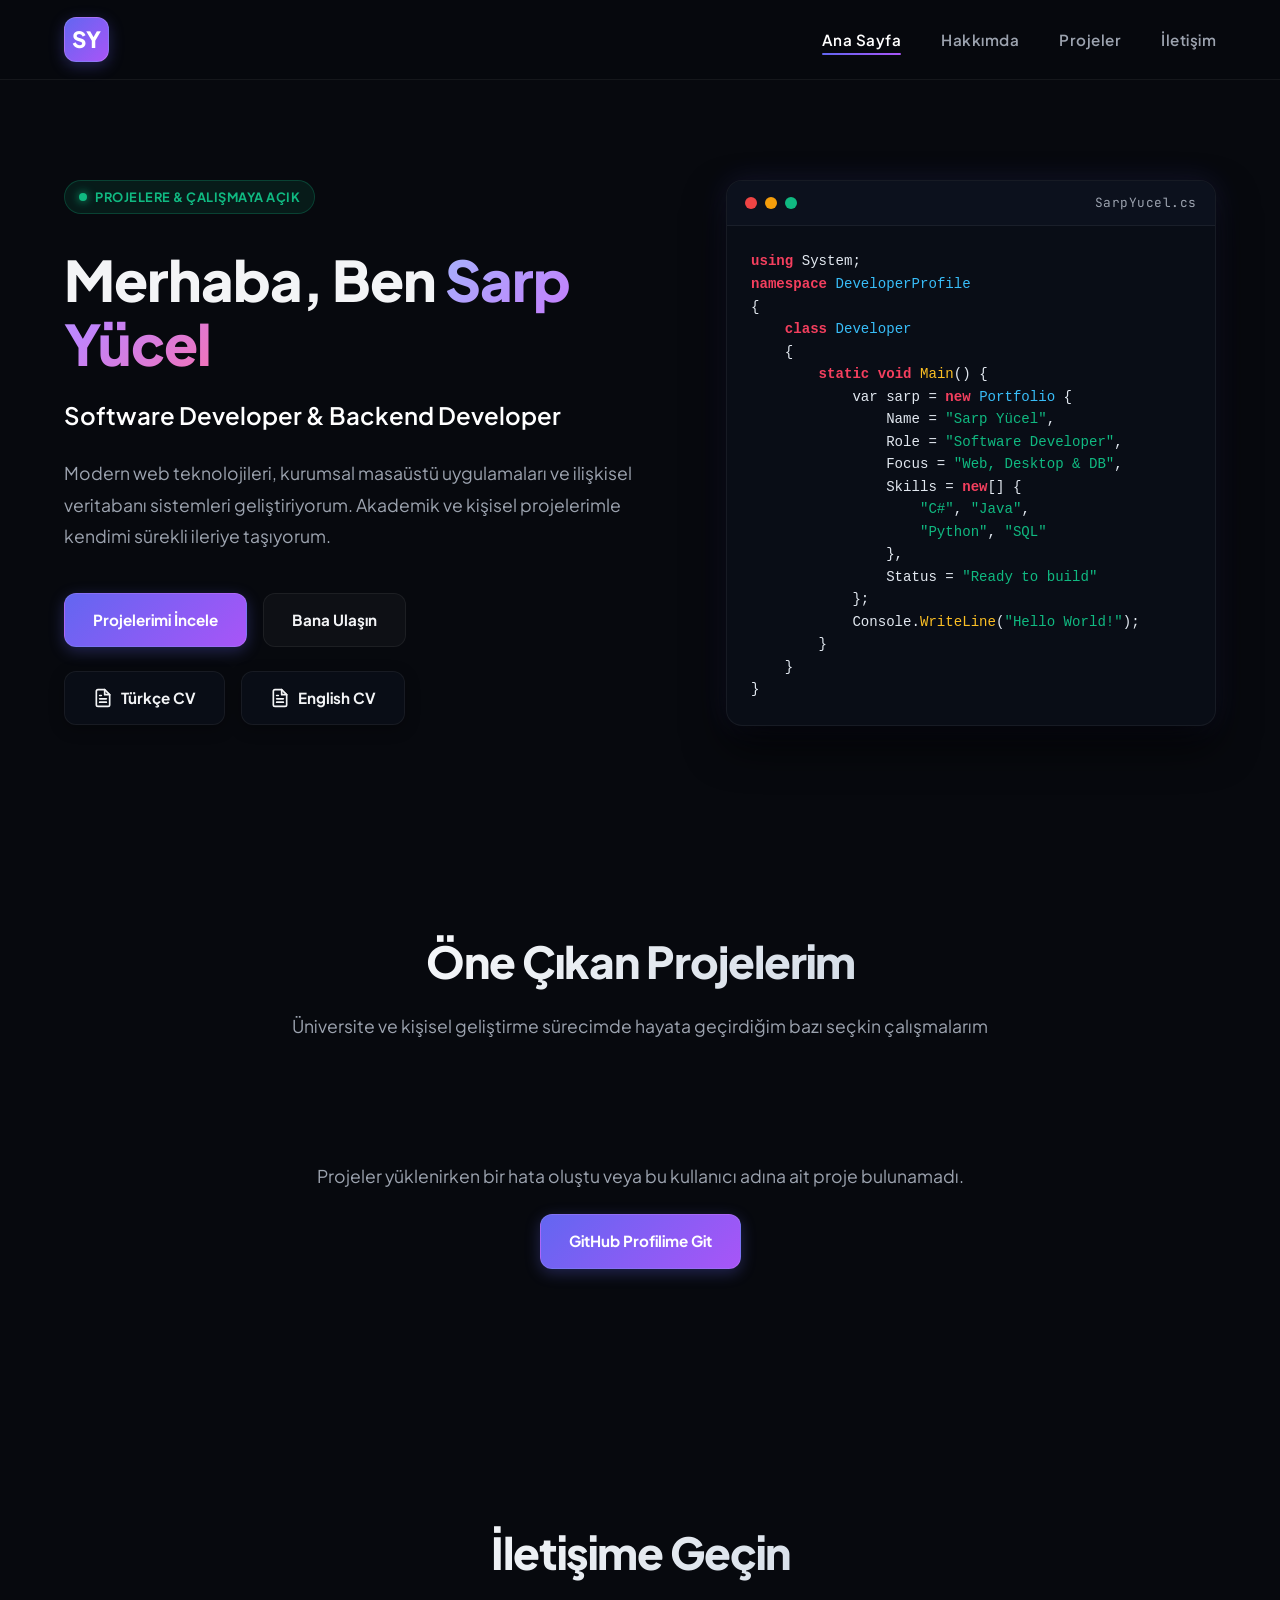
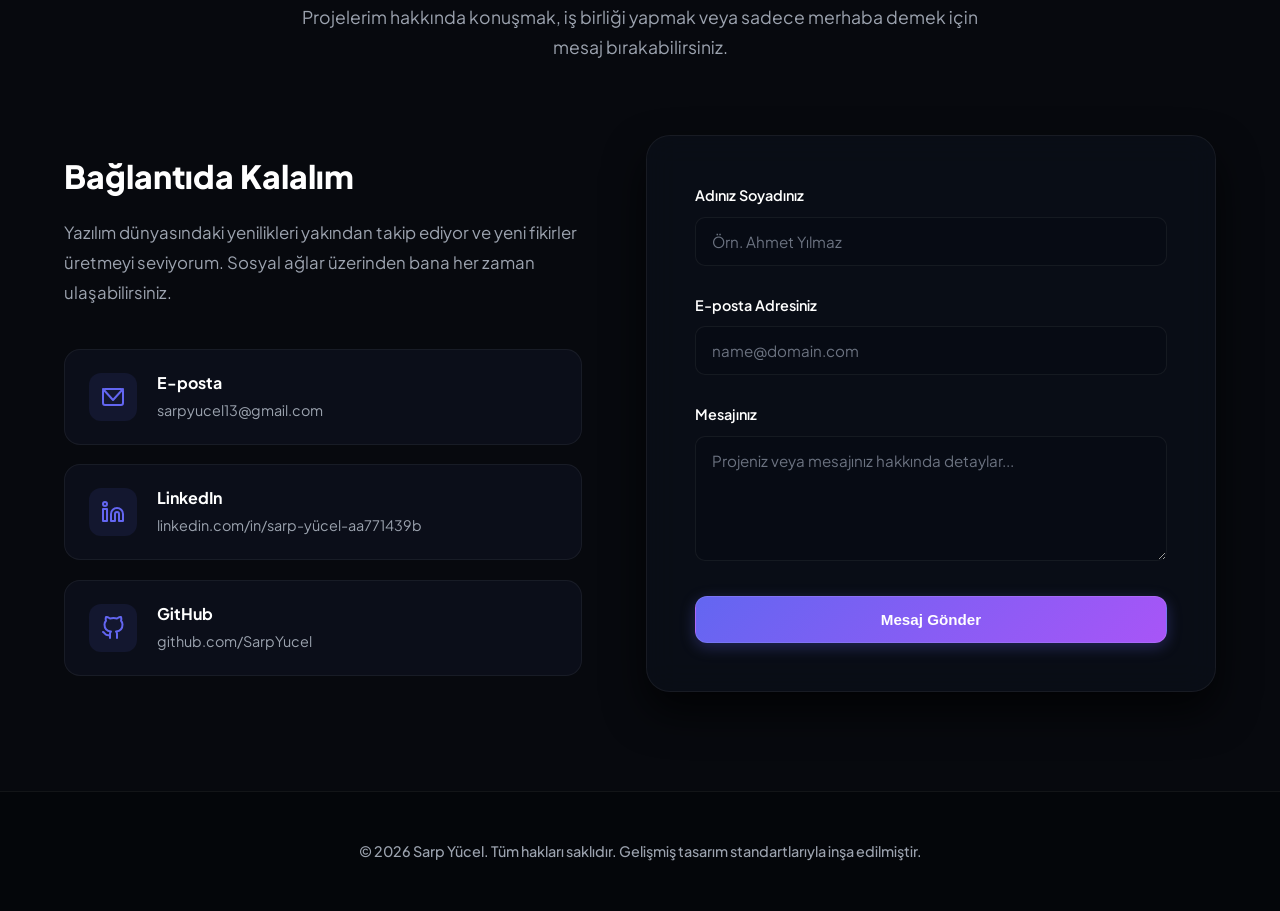
<file: index.html>
<!DOCTYPE html>
<html lang="tr">

<head>
    <meta charset="UTF-8">
    <meta name="viewport" content="width=device-width, initial-scale=1.0">
    <title>Sarp Yücel - Yazılım Geliştirici Portfolyo</title>
    <meta name="description"
        content="Sarp Yücel'in kişisel yazılım portfolyosu. C#, SQL Server, PHP ve modern web teknolojileri üzerine geliştirdiğim projeler.">
    <!-- Google Fonts -->
    <link rel="preconnect" href="https://fonts.googleapis.com">
    <link rel="preconnect" href="https://fonts.gstatic.com" crossorigin>
    <link
        href="https://fonts.googleapis.com/css2?family=Plus+Jakarta+Sans:wght@300;400;500;600;700;800&family=JetBrains+Mono:wght@400;500;600&display=swap"
        rel="stylesheet">
    <link rel="stylesheet" href="style.css">
</head>

<body>

    <!-- Floating Glow Blobs -->
    <div class="glow-bg">
        <div class="blob blob-1"></div>
        <div class="blob blob-2"></div>
        <div class="blob blob-3"></div>
    </div>

    <!-- Navigation Bar -->
    <nav class="navbar">
        <div class="container">
            <a href="index.html" class="logo">
                <span>SY</span>
            </a>
            <input type="checkbox" id="menu-toggle" class="menu-toggle">
            <label for="menu-toggle" class="hamburger">
                <span></span>
                <span></span>
                <span></span>
            </label>
            <ul class="nav-menu">
                <li><a href="index.html" class="active">Ana Sayfa</a></li>
                <li><a href="hakkimizda.html">Hakkımda</a></li>
                <li><a href="#projeler">Projeler</a></li>
                <li><a href="#iletisim">İletişim</a></li>
            </ul>
        </div>
    </nav>

    <!-- Hero Section -->
    <section class="hero">
        <div class="container hero-grid">
            <div class="hero-content">
                <div class="status-badge">
                    <span class="pulse-dot"></span>
                    <span>Projelere &amp; Çalışmaya Açık</span>
                </div>
                <h1>Merhaba, Ben <span class="gradient-text">Sarp Yücel</span></h1>
                <p class="hero-subtitle">Software Developer &amp; Backend Developer </p>
                <p class="hero-description">
                    Modern web teknolojileri, kurumsal masaüstü uygulamaları ve ilişkisel veritabanı sistemleri
                    geliştiriyorum. Akademik ve kişisel projelerimle kendimi sürekli ileriye taşıyorum.
                </p>
                <div class="hero-buttons">
                    <a href="#projeler" class="btn btn-primary">Projelerimi İncele</a>
                    <a href="#iletisim" class="btn btn-secondary">Bana Ulaşın</a>
                </div>
                <div class="cv-buttons">
                    <a href="Sarp_Yucel_CV_TR_Netlify.pdf" target="_blank" class="btn btn-cv">
                        <svg width="20" height="20" viewBox="0 0 24 24" fill="none" stroke="currentColor"
                            stroke-width="2" stroke-linecap="round" stroke-linejoin="round" style="margin-right: 8px;">
                            <path d="M14 2H6a2 2 0 0 0-2 2v16a2 2 0 0 0 2 2h12a2 2 0 0 0 2-2V8z"></path>
                            <polyline points="14 2 14 8 20 8"></polyline>
                            <line x1="16" y1="13" x2="8" y2="13"></line>
                            <line x1="16" y1="17" x2="8" y2="17"></line>
                            <polyline points="10 9 9 9 8 9"></polyline>
                        </svg>
                        Türkçe CV
                    </a>
                    <a href="Sarp_Yucel_CV_EN_Netlify.pdf" target="_blank" class="btn btn-cv">
                        <svg width="20" height="20" viewBox="0 0 24 24" fill="none" stroke="currentColor"
                            stroke-width="2" stroke-linecap="round" stroke-linejoin="round" style="margin-right: 8px;">
                            <path d="M14 2H6a2 2 0 0 0-2 2v16a2 2 0 0 0 2 2h12a2 2 0 0 0 2-2V8z"></path>
                            <polyline points="14 2 14 8 20 8"></polyline>
                            <line x1="16" y1="13" x2="8" y2="13"></line>
                            <line x1="16" y1="17" x2="8" y2="17"></line>
                            <polyline points="10 9 9 9 8 9"></polyline>
                        </svg>
                        English CV
                    </a>
                </div>
            </div>

            <!-- Sleek Mock IDE Terminal -->
            <div class="hero-visual">
                <div class="terminal-window">
                    <div class="terminal-header">
                        <div class="terminal-btn close"></div>
                        <div class="terminal-btn minimize"></div>
                        <div class="terminal-btn maximize"></div>
                        <span class="terminal-title">SarpYucel.cs</span>
                    </div>
                    <div class="terminal-body">
                        <pre><code><span class="t-keyword">using</span> System;
<span class="t-keyword">namespace</span> <span class="t-type">DeveloperProfile</span>
{
    <span class="t-keyword">class</span> <span class="t-type">Developer</span>
    {
        <span class="t-keyword">static void</span> <span class="t-method">Main</span>() {
            var sarp = <span class="t-keyword">new</span> <span class="t-type">Portfolio</span> {
                Name = <span class="t-string">"Sarp Yücel"</span>,
                Role = <span class="t-string">"Software Developer"</span>,
                Focus = <span class="t-string">"Web, Desktop &amp; DB"</span>,
                Skills = <span class="t-keyword">new</span>[] {
                    <span class="t-string">"C#"</span>, <span class="t-string">"Java"</span>, 
                    <span class="t-string">"Python"</span>, <span class="t-string">"SQL"</span>
                },
                Status = <span class="t-string">"Ready to build"</span>
            };
            Console.<span class="t-method">WriteLine</span>(<span class="t-string">"Hello World!"</span>);
        }
    }
}</code></pre>
                    </div>
                </div>
            </div>
        </div>
    </section>

    <!-- Projects Section -->
    <section id="projeler" class="projects-section">
        <div class="container">
            <div class="section-header">
                <h2 class="section-title">Öne Çıkan Projelerim</h2>
                <p class="section-subtitle">Üniversite ve kişisel geliştirme sürecimde hayata geçirdiğim bazı seçkin
                    çalışmalarım</p>
            </div>

            <div id="github-projects-container" class="projects-grid">
                <div style="text-align: center; grid-column: 1 / -1; padding: 4rem 2rem;">
                    <div class="pulse-dot" style="display: inline-block; margin-bottom: 1rem;"></div>
                    <p style="color: var(--text-secondary); font-size: 1.1rem;">GitHub projeleri yükleniyor...</p>
                </div>
            </div>
        </div>
    </section>

    <!-- Contact Section -->
    <section id="iletisim" class="contact-section">
        <div class="container">
            <div class="section-header">
                <h2 class="section-title">İletişime Geçin</h2>
                <p class="section-subtitle">Projelerim hakkında konuşmak, iş birliği yapmak veya sadece merhaba demek
                    için mesaj bırakabilirsiniz.</p>
            </div>

            <div class="contact-content">
                <div class="contact-info">
                    <h3>Bağlantıda Kalalım</h3>
                    <p>Yazılım dünyasındaki yenilikleri yakından takip ediyor ve yeni fikirler üretmeyi seviyorum.
                        Sosyal ağlar üzerinden bana her zaman ulaşabilirsiniz.</p>

                    <div class="contact-details">
                        <a href="mailto:sarpyucel13@gmail.com" class="contact-item">
                            <span class="contact-icon">
                                <svg width="24" height="24" viewBox="0 0 24 24" fill="none" stroke="currentColor"
                                    stroke-width="2" stroke-linecap="round" stroke-linejoin="round">
                                    <rect x="2" y="4" width="20" height="16" rx="2"></rect>
                                    <path d="M22 4l-10 11L2 4"></path>
                                </svg>
                            </span>
                            <div>
                                <strong>E-posta</strong>
                                <p>sarpyucel13@gmail.com</p>
                            </div>
                        </a>

                        <a href="https://linkedin.com/in/sarp-yücel-aa771439b" target="_blank" class="contact-item">
                            <span class="contact-icon">
                                <svg width="24" height="24" viewBox="0 0 24 24" fill="none" stroke="currentColor"
                                    stroke-width="2" stroke-linecap="round" stroke-linejoin="round">
                                    <path
                                        d="M16 8a6 6 0 0 1 6 6v7h-4v-7a2 2 0 0 0-2-2 2 2 0 0 0-2 2v7h-4v-7a6 6 0 0 1 6-6z">
                                    </path>
                                    <rect x="2" y="9" width="4" height="12"></rect>
                                    <circle cx="4" cy="4" r="2"></circle>
                                </svg>
                            </span>
                            <div>
                                <strong>LinkedIn</strong>
                                <p>linkedin.com/in/sarp-yücel-aa771439b</p>
                            </div>
                        </a>


                        <a href="https://github.com/SarpYucel" target="_blank" class="contact-item">
                            <span class="contact-icon">
                                <svg width="24" height="24" viewBox="0 0 24 24" fill="none" stroke="currentColor"
                                    stroke-width="2" stroke-linecap="round" stroke-linejoin="round">
                                    <path
                                        d="M9 19c-5 1.5-5-2.5-7-3m14 6v-3.87a3.37 3.37 0 0 0-.94-2.61c3.14-.35 6.44-1.54 6.44-7A5.44 5.44 0 0 0 20 4.77 5.07 5.07 0 0 0 19.91 1S18.73.65 16 2.48a13.38 13.38 0 0 0-7 0C6.27.65 5.09 1 5.09 1A5.07 5.07 0 0 0 5 4.77a5.44 5.44 0 0 0-1.5 3.78c0 5.42 3.3 6.61 6.44 7A3.37 3.37 0 0 0 9 18.13V22">
                                    </path>
                                </svg>
                            </span>
                            <div>
                                <strong>GitHub</strong>
                                <p>github.com/SarpYucel</p>
                            </div>
                        </a>
                    </div>
                </div>

                <div class="contact-form-wrapper">
                    <form class="glass-form" action="#"
                        onsubmit="event.preventDefault(); alert('Mesajınız başarıyla iletildi (Demo)!');">
                        <div class="form-group">
                            <label for="name">Adınız Soyadınız</label>
                            <input type="text" id="name" name="name" required placeholder="Örn. Ahmet Yılmaz">
                        </div>
                        <div class="form-group">
                            <label for="email">E-posta Adresiniz</label>
                            <input type="email" id="email" name="email" required placeholder="name@domain.com">
                        </div>
                        <div class="form-group">
                            <label for="message">Mesajınız</label>
                            <textarea id="message" name="message" rows="5" required
                                placeholder="Projeniz veya mesajınız hakkında detaylar..."></textarea>
                        </div>
                        <button type="submit" class="btn btn-primary btn-block">Mesaj Gönder</button>
                    </form>
                </div>
            </div>
        </div>
    </section>

    <!-- Footer -->
    <footer class="footer">
        <div class="container">
            <p>&copy; 2026 Sarp Yücel. Tüm hakları saklıdır. Gelişmiş tasarım standartlarıyla inşa edilmiştir.</p>
        </div>
    </footer>

    <!-- Fetch GitHub Projects Script -->
    <script>
        document.addEventListener('DOMContentLoaded', async () => {
            // Mobil menü linklerine tıklandığında menüyü otomatik kapatma
            const menuToggle = document.getElementById('menu-toggle');
            const navLinks = document.querySelectorAll('.nav-menu a');
            navLinks.forEach(link => {
                link.addEventListener('click', () => {
                    if (menuToggle) menuToggle.checked = false;
                });
            });

            // LÜTFEN DİKKAT: Eğer GitHub kullanıcı adınız farklıysa aşağıdaki satırı güncelleyin.
            const GITHUB_USERNAME = 'SarpYucel';

            const container = document.getElementById('github-projects-container');

            try {
                // GitHub API'den kullanıcı projelerini çekiyoruz (en son güncellenenlere göre sıralı)
                const response = await fetch(`https://api.github.com/users/${GITHUB_USERNAME}/repos?sort=updated&direction=desc`);

                if (!response.ok) {
                    throw new Error('Projeler yüklenemedi');
                }

                const repos = await response.json();

                // Sadece fork olmayan, ana projelerin ilk 6'sını alıyoruz
                const publicRepos = repos.filter(repo => !repo.fork).slice(0, 6);

                if (publicRepos.length === 0) {
                    container.innerHTML = `
                        <div style="grid-column: 1/-1; text-align:center; padding: 3rem;">
                            <p style="color: var(--text-secondary); margin-bottom: 1.5rem; font-size: 1.1rem;">Şu an gösterilecek açık proje bulunamadı.</p>
                            <a href="https://github.com/${GITHUB_USERNAME}" target="_blank" class="btn btn-primary">GitHub Profilime Git</a>
                        </div>
                    `;
                    return;
                }

                container.innerHTML = ''; // Yükleniyor yazısını temizle

                publicRepos.forEach(repo => {
                    const card = document.createElement('article');
                    card.className = 'project-card';
                    card.style.cursor = 'pointer';
                    card.onclick = () => window.open(repo.html_url, '_blank');

                    const language = repo.language || 'Code';
                    const description = repo.description || 'Bu proje için henüz bir açıklama eklenmemiş.';
                    const date = new Date(repo.updated_at).toLocaleDateString('tr-TR', { year: 'numeric', month: 'short' });

                    card.innerHTML = `
                        <div class="project-content" style="display: flex; flex-direction: column; height: 100%;">
                            <div style="display: flex; justify-content: space-between; align-items: start; margin-bottom: 1rem;">
                                <div class="project-icon" style="background: rgba(99, 102, 241, 0.1); padding: 12px; border-radius: 12px; color: var(--primary-color);">
                                    <svg width="24" height="24" viewBox="0 0 24 24" fill="none" stroke="currentColor" stroke-width="2" stroke-linecap="round" stroke-linejoin="round"><path d="M2 12h4l3-9 5 18 3-9h5"/></svg>
                                </div>
                                <span class="project-tag" style="position: static; font-size: 0.75rem;">${language}</span>
                            </div>
                            <h3 style="font-size: 1.35rem; margin-bottom: 0.75rem; color: #fff;">${repo.name}</h3>
                            <p style="font-size: 0.95rem; margin-bottom: 1.5rem; color: var(--text-secondary); flex-grow: 1;">${description}</p>
                            
                            <div style="display: flex; justify-content: space-between; align-items: center; border-top: 1px solid var(--border-glass); padding-top: 1rem; margin-top: auto;">
                                <span style="font-size: 0.8rem; color: var(--text-secondary); font-family: var(--font-mono);">Güncelleme: ${date}</span>
                                <div style="display: flex; gap: 15px; color: var(--text-secondary);">
                                    <span style="display: flex; align-items: center; gap: 5px; font-size: 0.85rem;">
                                        <svg width="14" height="14" viewBox="0 0 24 24" fill="none" stroke="currentColor" stroke-width="2"><path d="M12 2l3.09 6.26L22 9.27l-5 4.87 1.18 6.88L12 17.77l-6.18 3.25L7 14.14 2 9.27l6.91-1.01L12 2z"></path></svg>
                                        ${repo.stargazers_count}
                                    </span>
                                    <span style="display: flex; align-items: center; gap: 5px; font-size: 0.85rem;">
                                        <svg width="14" height="14" viewBox="0 0 24 24" fill="none" stroke="currentColor" stroke-width="2"><circle cx="18" cy="18" r="3"></circle><circle cx="6" cy="6" r="3"></circle><path d="M13 6h3a2 2 0 0 1 2 2v7"></path><line x1="6" y1="9" x2="6" y2="21"></line></svg>
                                        ${repo.forks_count}
                                    </span>
                                </div>
                            </div>
                        </div>
                    `;
                    container.appendChild(card);

                    // Yeni eklenen karta reveal class'ı ekle ve observe et
                    if (window.revealObserver) {
                        card.classList.add('reveal-on-scroll');
                        window.revealObserver.observe(card);
                    }
                });

            } catch (error) {
                container.innerHTML = `
                    <div style="grid-column: 1/-1; text-align:center; padding: 3rem;">
                        <p style="color: var(--text-secondary); margin-bottom: 1.5rem; font-size: 1.1rem;">Projeler yüklenirken bir hata oluştu veya bu kullanıcı adına ait proje bulunamadı.</p>
                        <a href="https://github.com/${GITHUB_USERNAME}" target="_blank" class="btn btn-primary">GitHub Profilime Git</a>
                    </div>
                `;
                console.error('GitHub API Hatası:', error);
            }

            // --- 3D Scroll Reveal Animasyonu ---
            const revealOptions = {
                threshold: 0.15,
                rootMargin: "0px 0px -50px 0px"
            };

            const revealOnScroll = new IntersectionObserver(function (entries, observer) {
                entries.forEach(entry => {
                    if (entry.isIntersecting) {
                        entry.target.classList.add('is-visible');
                    }
                });
            }, revealOptions);

            window.revealObserver = revealOnScroll;

            // Statik elementleri bul ve observe et
            const revealElements = document.querySelectorAll('.section-header, .contact-item, .glass-form, .hero-content > *, .terminal-window');
            revealElements.forEach((el, index) => {
                el.classList.add('reveal-on-scroll');
                // Hafif bir gecikme ekleyerek sırayla gelmelerini sağlayalım (opsiyonel)
                el.style.transitionDelay = `${(index % 4) * 0.12}s`;
                revealOnScroll.observe(el);
            });
        });
    </script>
</body>

</html>
</file>
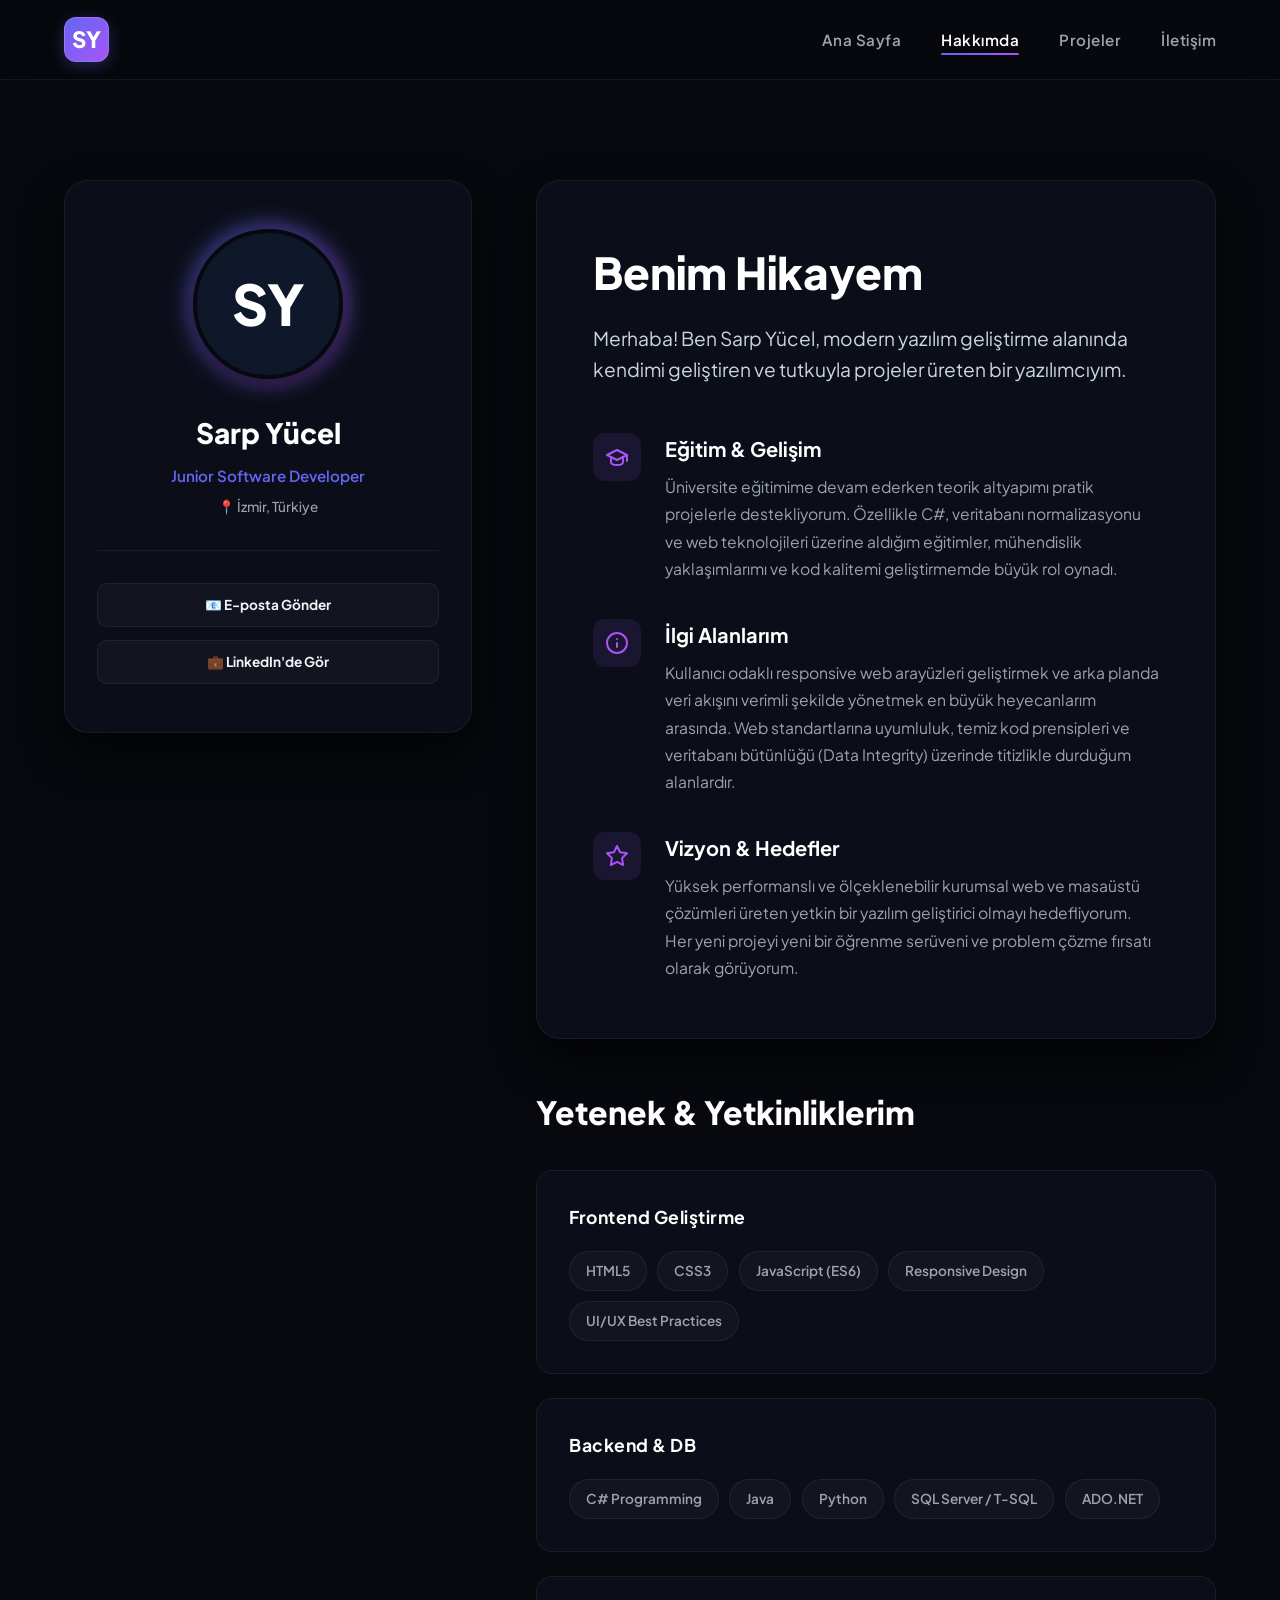
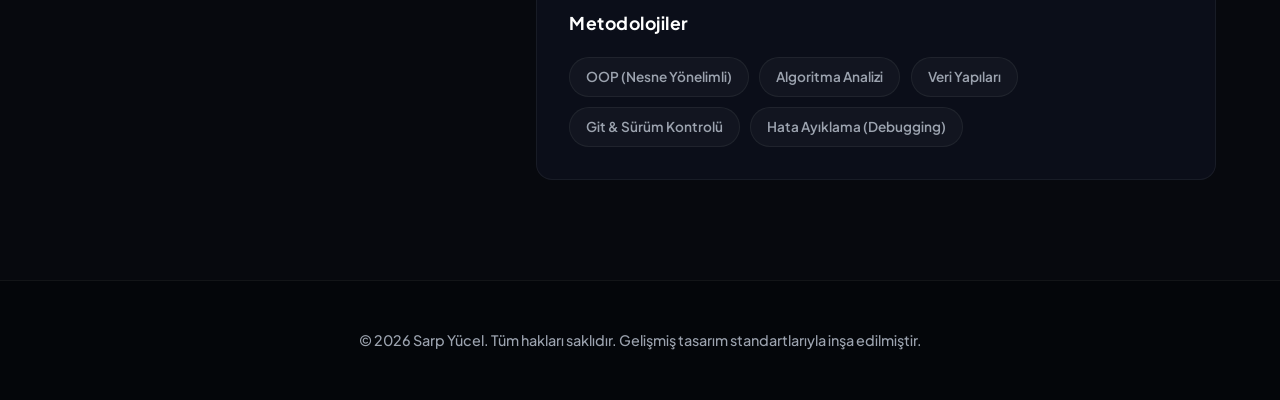
<file: hakkimizda.html>
<!DOCTYPE html>
<html lang="tr">
<head>
    <meta charset="UTF-8">
    <meta name="viewport" content="width=device-width, initial-scale=1.0">
    <title>Hakkımda - Sarp Yücel</title>
    <meta name="description" content="Sarp Yücel hakkında detaylı bilgi. Eğitim geçmişim, hedeflerim, ilgi alanlarım ve yazılım yeteneklerim.">
    <!-- Google Fonts -->
    <link rel="preconnect" href="https://fonts.googleapis.com">
    <link rel="preconnect" href="https://fonts.gstatic.com" crossorigin>
    <link href="https://fonts.googleapis.com/css2?family=Plus+Jakarta+Sans:wght@300;400;500;600;700;800&family=JetBrains+Mono:wght@400;500;600&display=swap" rel="stylesheet">
    <link rel="stylesheet" href="style.css">
</head>
<body>

    <!-- Floating Glow Blobs -->
    <div class="glow-bg">
        <div class="blob blob-1"></div>
        <div class="blob blob-2"></div>
        <div class="blob blob-3"></div>
    </div>

    <!-- Navigation Bar -->
    <nav class="navbar">
        <div class="container">
            <a href="index.html" class="logo">
                <span>SY</span>
            </a>
            <input type="checkbox" id="menu-toggle" class="menu-toggle">
            <label for="menu-toggle" class="hamburger">
                <span></span>
                <span></span>
                <span></span>
            </label>
            <ul class="nav-menu">
                <li><a href="index.html">Ana Sayfa</a></li>
                <li><a href="hakkimizda.html" class="active">Hakkımda</a></li>
                <li><a href="index.html#projeler">Projeler</a></li>
                <li><a href="index.html#iletisim">İletişim</a></li>
            </ul>
        </div>
    </nav>

    <!-- About Section -->
    <section class="about-section">
        <div class="container">
            <div class="about-grid">
                <!-- Left: Profile and Core Skills overview -->
                <div class="about-aside">
                    <div class="profile-card">
                        <div class="profile-avatar-wrapper">
                            <div class="profile-avatar-glow"></div>
                            <div class="profile-avatar">SY</div>
                        </div>
                        <h2>Sarp Yücel</h2>
                        <p class="profile-tagline">Junior Software Developer</p>
                        <p class="profile-location">📍 İzmir, Türkiye</p>
                        <hr class="profile-divider">
                        <div class="profile-quick-links">
                            <a href="mailto:sarpyucel13@gmail.com" class="quick-link-btn">📧 E-posta Gönder</a>
                            <a href="https://linkedin.com/in/sarp-yücel-aa771439b" target="_blank" class="quick-link-btn">💼 LinkedIn'de Gör</a>
                        </div>
                    </div>
                </div>

                <!-- Right: Extended Biography and Detailed Skills Grid -->
                <div class="about-main">
                    <div class="about-card glass">
                        <h1>Benim Hikayem</h1>
                        <p class="lead">Merhaba! Ben Sarp Yücel, modern yazılım geliştirme alanında kendimi geliştiren ve tutkuyla projeler üreten bir yazılımcıyım.</p>
                        
                        <div class="bio-block">
                            <div class="bio-icon">
                                <svg width="24" height="24" viewBox="0 0 24 24" fill="none" stroke="currentColor" stroke-width="2" stroke-linecap="round" stroke-linejoin="round"><path d="M22 10v6M2 10l10-5 10 5-10 5z"></path><path d="M6 12v5c0 2 2 3 6 3s6-1 6-3v-5"></path></svg>
                            </div>
                            <div class="bio-text">
                                <h3>Eğitim &amp; Gelişim</h3>
                                <p>Üniversite eğitimime devam ederken teorik altyapımı pratik projelerle destekliyorum. Özellikle C#, veritabanı normalizasyonu ve web teknolojileri üzerine aldığım eğitimler, mühendislik yaklaşımlarımı ve kod kalitemi geliştirmemde büyük rol oynadı.</p>
                            </div>
                        </div>

                        <div class="bio-block">
                            <div class="bio-icon">
                                <svg width="24" height="24" viewBox="0 0 24 24" fill="none" stroke="currentColor" stroke-width="2" stroke-linecap="round" stroke-linejoin="round"><circle cx="12" cy="12" r="10"></circle><path d="M12 16V12M12 8h.01"></path></svg>
                            </div>
                            <div class="bio-text">
                                <h3>İlgi Alanlarım</h3>
                                <p>Kullanıcı odaklı responsive web arayüzleri geliştirmek ve arka planda veri akışını verimli şekilde yönetmek en büyük heyecanlarım arasında. Web standartlarına uyumluluk, temiz kod prensipleri ve veritabanı bütünlüğü (Data Integrity) üzerinde titizlikle durduğum alanlardır.</p>
                            </div>
                        </div>

                        <div class="bio-block">
                            <div class="bio-icon">
                                <svg width="24" height="24" viewBox="0 0 24 24" fill="none" stroke="currentColor" stroke-width="2" stroke-linecap="round" stroke-linejoin="round"><polygon points="12 2 15.09 8.26 22 9.27 17 14.14 18.18 21.02 12 17.77 5.82 21.02 7 14.14 2 9.27 8.91 8.26 12 2"></polygon></svg>
                            </div>
                            <div class="bio-text">
                                <h3>Vizyon &amp; Hedefler</h3>
                                <p>Yüksek performanslı ve ölçeklenebilir kurumsal web ve masaüstü çözümleri üreten yetkin bir yazılım geliştirici olmayı hedefliyorum. Her yeni projeyi yeni bir öğrenme serüveni ve problem çözme fırsatı olarak görüyorum.</p>
                            </div>
                        </div>
                    </div>

                    <!-- Skills Matrix Section -->
                    <div class="skills-section-wrapper">
                        <h2>Yetenek &amp; Yetkinliklerim</h2>
                        <div class="skills-grid">
                            <!-- Category 1 -->
                            <div class="skills-category-card glass">
                                <h4>Frontend Geliştirme</h4>
                                <div class="skill-pills">
                                    <span class="skill-badge">HTML5</span>
                                    <span class="skill-badge">CSS3</span>
                                    <span class="skill-badge">JavaScript (ES6)</span>
                                    <span class="skill-badge">Responsive Design</span>
                                    <span class="skill-badge">UI/UX Best Practices</span>
                                </div>
                            </div>
                            <!-- Category 2 -->
                            <div class="skills-category-card glass">
                                <h4>Backend &amp; DB</h4>
                                <div class="skill-pills">
                                    <span class="skill-badge">C# Programming</span>
                                    <span class="skill-badge">Java</span>
                                    <span class="skill-badge">Python</span>
                                    <span class="skill-badge">SQL Server / T-SQL</span>
                                    <span class="skill-badge">ADO.NET</span>
                                </div>
                            </div>
                            <!-- Category 3 -->
                            <div class="skills-category-card glass">
                                <h4>Metodolojiler</h4>
                                <div class="skill-pills">
                                    <span class="skill-badge">OOP (Nesne Yönelimli)</span>
                                    <span class="skill-badge">Algoritma Analizi</span>
                                    <span class="skill-badge">Veri Yapıları</span>
                                    <span class="skill-badge">Git &amp; Sürüm Kontrolü</span>
                                    <span class="skill-badge">Hata Ayıklama (Debugging)</span>
                                </div>
                            </div>
                        </div>
                    </div>
                </div>
            </div>
        </div>
    </section>

    <!-- Footer -->
    <footer class="footer">
        <div class="container">
            <p>&copy; 2026 Sarp Yücel. Tüm hakları saklıdır. Gelişmiş tasarım standartlarıyla inşa edilmiştir.</p>
        </div>
    </footer>

    <!-- 3D Scroll Reveal Animasyonu -->
    <script>
        document.addEventListener('DOMContentLoaded', () => {
            // Mobil menü linklerine tıklandığında menüyü otomatik kapatma
            const menuToggle = document.getElementById('menu-toggle');
            const navLinks = document.querySelectorAll('.nav-menu a');
            navLinks.forEach(link => {
                link.addEventListener('click', () => {
                    if (menuToggle) menuToggle.checked = false;
                });
            });

            const revealOptions = {
                threshold: 0.15,
                rootMargin: "0px 0px -50px 0px"
            };

            const revealOnScroll = new IntersectionObserver(function(entries, observer) {
                entries.forEach(entry => {
                    if (entry.isIntersecting) {
                        entry.target.classList.add('is-visible');
                    }
                });
            }, revealOptions);

            // Hakkımızda sayfasındaki animasyon alacak elementler (Düzeltildi)
            const revealElements = document.querySelectorAll('.section-header, .profile-card, .about-card, .skills-category-card');
            
            revealElements.forEach((el, index) => {
                el.classList.add('reveal-on-scroll');
                el.style.transitionDelay = `${(index % 3) * 0.15}s`;
                revealOnScroll.observe(el);
            });
        });
    </script>
</body>
</html>
</file>
<file: style.css>
/* -------------------------------------------------------------
   SARP YÜCEL - PROFESSIONAL DEVELOPER PORTFOLIO REDESIGN SYSTEM
   Theme: Obsidian Cyber-Glass (Premium Dark-Mode)
   ------------------------------------------------------------- */

/* Google Fonts Import */
@import url('https://fonts.googleapis.com/css2?family=Plus+Jakarta+Sans:wght@300;400;500;600;700;800&family=JetBrains+Mono:wght@400;500;600&display=swap');

/* --- Reset & Global Variables --- */
* {
    margin: 0;
    padding: 0;
    box-sizing: border-box;
}

:root {
    --bg-dark: #07090e;
    --bg-card: rgba(13, 18, 30, 0.7);
    --bg-card-hover: rgba(20, 27, 45, 0.85);
    
    /* Premium Tailored HSL Colors */
    --primary-color: #6366f1;     /* Indigo */
    --secondary-color: #a855f7;   /* Purple */
    --accent-blue: #0ea5e9;       /* Cyan/Blue */
    --accent-emerald: #10b981;    /* Emerald Green */
    
    /* Text Colors */
    --text-primary: #f3f4f6;      /* Off-white */
    --text-secondary: #9ca3af;    /* Slate Gray */
    --text-muted: #6b7280;         /* Dark Muted Gray */
    
    /* Borders & Shadow Glows */
    --border-glass: rgba(255, 255, 255, 0.06);
    --border-glass-hover: rgba(99, 102, 241, 0.35);
    --shadow-sm: 0 4px 12px rgba(0, 0, 0, 0.5);
    --shadow-lg: 0 20px 40px rgba(0, 0, 0, 0.7);
    --shadow-glow: 0 0 30px rgba(99, 102, 241, 0.15);
    --shadow-glow-hover: 0 0 40px rgba(168, 85, 247, 0.3);
    
    /* Font Families */
    --font-sans: 'Plus Jakarta Sans', -apple-system, BlinkMacSystemFont, "Segoe UI", Roboto, sans-serif;
    --font-mono: 'JetBrains Mono', monospace;
    
    /* Animation Speeds */
    --transition-smooth: all 0.4s cubic-bezier(0.16, 1, 0.3, 1);

    /* Navigation Heights */
    --nav-height: 80px;
    --nav-height-mobile: 72px;
}

html {
    scroll-behavior: smooth;
    background-color: var(--bg-dark);
}

body {
    font-family: var(--font-sans);
    color: var(--text-primary);
    background-color: var(--bg-dark);
    line-height: 1.6;
    overflow-x: hidden;
    position: relative;
}

.container {
    max-width: 1200px;
    margin: 0 auto;
    padding: 0 24px;
}

/* --- Floating Neon Blur Backdrops --- */
.glow-bg {
    position: fixed;
    top: 0;
    left: 0;
    width: 100vw;
    height: 100vh;
    z-index: -1;
    overflow: hidden;
    pointer-events: none;
}

.blob {
    position: absolute;
    border-radius: 50%;
    filter: blur(130px);
    opacity: 0.18;
    mix-blend-mode: screen;
    animation: floatBlob 20s infinite alternate ease-in-out;
}

.blob-1 {
    top: -10%;
    left: 10%;
    width: 450px;
    height: 450px;
    background: radial-gradient(circle, var(--primary-color) 0%, transparent 80%);
    animation-duration: 25s;
}

.blob-2 {
    bottom: 5%;
    right: 5%;
    width: 500px;
    height: 500px;
    background: radial-gradient(circle, var(--secondary-color) 0%, transparent 80%);
    animation-duration: 30s;
}

.blob-3 {
    top: 40%;
    left: 50%;
    transform: translate(-50%, -50%);
    width: 400px;
    height: 400px;
    background: radial-gradient(circle, var(--accent-blue) 0%, transparent 80%);
    animation-duration: 22s;
}

@keyframes floatBlob {
    0% {
        transform: translate(0, 0) scale(1);
    }
    100% {
        transform: translate(60px, 40px) scale(1.15);
    }
}

/* --- Navigation Bar --- */
.navbar {
    background: rgba(7, 9, 14, 0.75);
    backdrop-filter: blur(20px);
    -webkit-backdrop-filter: blur(20px);
    border-bottom: 1px solid var(--border-glass);
    position: sticky;
    top: 0;
    z-index: 1000;
    height: var(--nav-height);
    display: flex;
    align-items: center;
    transition: var(--transition-smooth);
}

.navbar .container {
    display: flex;
    justify-content: space-between;
    align-items: center;
    width: 100%;
}

.logo {
    font-family: var(--font-sans);
    font-size: 1.4rem;
    font-weight: 800;
    text-decoration: none;
    display: flex;
    align-items: center;
    justify-content: center;
    width: 45px;
    height: 45px;
    background: linear-gradient(135deg, var(--primary-color), var(--secondary-color));
    border-radius: 12px;
    color: #ffffff;
    box-shadow: 0 4px 15px rgba(99, 102, 241, 0.3);
    transition: var(--transition-smooth);
    border: 1px solid rgba(255, 255, 255, 0.15);
}

.logo:hover {
    transform: translateY(-2px) scale(1.05) rotate(4deg);
    box-shadow: 0 6px 20px rgba(168, 85, 247, 0.5);
}

.nav-menu {
    display: flex;
    list-style: none;
    gap: 2.5rem;
    align-items: center;
}

.nav-menu a {
    text-decoration: none;
    color: var(--text-secondary);
    font-weight: 600;
    font-size: 0.95rem;
    letter-spacing: 0.5px;
    transition: var(--transition-smooth);
    padding: 6px 0;
    position: relative;
}

.nav-menu a:hover,
.nav-menu a.active {
    color: #ffffff;
}

.nav-menu a::after {
    content: '';
    position: absolute;
    bottom: 0;
    left: 0;
    width: 0%;
    height: 2px;
    background: linear-gradient(90deg, var(--primary-color), var(--secondary-color));
    transition: var(--transition-smooth);
    border-radius: 1px;
}

.nav-menu a:hover::after,
.nav-menu a.active::after {
    width: 100%;
}

.menu-toggle {
    display: none;
}

.hamburger {
    display: none;
    flex-direction: column;
    cursor: pointer;
    gap: 6px;
    z-index: 1001;
}

.hamburger span {
    width: 28px;
    height: 2.5px;
    background-color: var(--text-primary);
    transition: var(--transition-smooth);
    border-radius: 2px;
    display: block;
}

/* --- Hero Section --- */
.hero {
    padding: 100px 0;
    position: relative;
}

.hero-grid {
    display: grid;
    grid-template-columns: 1.1fr 0.9fr;
    gap: 4rem;
    align-items: center;
}

.status-badge {
    display: inline-flex;
    align-items: center;
    gap: 8px;
    background: rgba(16, 185, 129, 0.1);
    border: 1px solid rgba(16, 185, 129, 0.25);
    color: var(--accent-emerald);
    padding: 6px 14px;
    border-radius: 50px;
    font-size: 0.8rem;
    font-weight: 700;
    letter-spacing: 0.5px;
    margin-bottom: 2rem;
    text-transform: uppercase;
    animation: fadeInUp 0.6s ease;
}

.pulse-dot {
    width: 8px;
    height: 8px;
    background-color: var(--accent-emerald);
    border-radius: 50%;
    display: inline-block;
    box-shadow: 0 0 10px var(--accent-emerald);
    animation: pulse 1.8s infinite;
}

@keyframes pulse {
    0% {
        transform: scale(0.95);
        box-shadow: 0 0 0 0 rgba(16, 185, 129, 0.7);
    }
    70% {
        transform: scale(1);
        box-shadow: 0 0 0 8px rgba(16, 185, 129, 0);
    }
    100% {
        transform: scale(0.95);
        box-shadow: 0 0 0 0 rgba(16, 185, 129, 0);
    }
}

.hero-content h1 {
    font-size: 3.5rem;
    line-height: 1.15;
    font-weight: 800;
    margin-bottom: 1.25rem;
    letter-spacing: -1px;
    animation: fadeInUp 0.8s ease;
}

.gradient-text {
    background: linear-gradient(135deg, #a5b4fc 0%, #c084fc 50%, #f472b6 100%);
    -webkit-background-clip: text;
    -webkit-text-fill-color: transparent;
    background-clip: text;
}

.hero-subtitle {
    font-size: 1.5rem;
    font-weight: 600;
    color: #ffffff;
    margin-bottom: 1.5rem;
    animation: fadeInUp 1s ease;
}

.hero-description {
    font-size: 1.1rem;
    color: var(--text-secondary);
    margin-bottom: 2.5rem;
    line-height: 1.8;
    max-width: 580px;
    animation: fadeInUp 1.1s ease;
}

.hero-buttons {
    display: flex;
    gap: 1rem;
    animation: fadeInUp 1.2s ease;
}

/* Styled Interactive Buttons */
.btn {
    display: inline-flex;
    align-items: center;
    justify-content: center;
    padding: 14px 28px;
    font-size: 0.95rem;
    font-weight: 700;
    text-decoration: none;
    border-radius: 12px;
    transition: var(--transition-smooth);
    cursor: pointer;
}

.btn-primary {
    background: linear-gradient(135deg, var(--primary-color), var(--secondary-color));
    color: #ffffff;
    box-shadow: 0 4px 15px rgba(99, 102, 241, 0.3);
    border: 1px solid rgba(255, 255, 255, 0.1);
}

.btn-primary:hover {
    transform: translateY(-3px);
    box-shadow: 0 8px 25px rgba(168, 85, 247, 0.5);
}

.btn-secondary {
    background: rgba(255, 255, 255, 0.03);
    color: var(--text-primary);
    border: 1px solid var(--border-glass);
}

.btn-secondary:hover {
    background: rgba(255, 255, 255, 0.08);
    transform: translateY(-3px);
    border-color: rgba(255, 255, 255, 0.2);
}

.btn-block {
    width: 100%;
}

.btn {
    transform-style: preserve-3d;
}

.btn:active {
    transform: perspective(1000px) translateY(2px) scale(0.98);
}

/* CV Buttons */
.cv-buttons {
    margin-top: 1.5rem;
    display: flex;
    flex-wrap: wrap;
    gap: 1rem;
    animation: fadeInUp 1.4s ease;
}

.btn-cv {
    background: rgba(13, 18, 30, 0.5);
    backdrop-filter: blur(10px);
    -webkit-backdrop-filter: blur(10px);
    border: 1px solid var(--border-glass);
    color: var(--text-primary);
    box-shadow: 0 4px 15px rgba(0,0,0,0.3);
    position: relative;
    overflow: hidden;
    transform-style: preserve-3d;
}

.btn-cv::before {
    content: '';
    position: absolute;
    top: 0; left: -100%;
    width: 50%; height: 100%;
    background: linear-gradient(to right, transparent, rgba(255,255,255,0.1), transparent);
    transform: skewX(-20deg);
    transition: 0.5s;
}

.btn-cv:hover::before {
    left: 150%;
}

.btn-cv:hover {
    background: rgba(20, 27, 45, 0.8);
    transform: perspective(1000px) translateY(-4px) rotateX(4deg);
    border-color: rgba(255, 255, 255, 0.3);
    box-shadow: 0 10px 25px rgba(255, 255, 255, 0.05), var(--shadow-glow);
}

/* --- Terminal Visual / Visual IDE Mock --- */
.hero-visual {
    animation: fadeInUp 1.3s ease;
}

.terminal-window {
    background: #090d16;
    border: 1px solid var(--border-glass);
    border-radius: 16px;
    box-shadow: var(--shadow-lg), var(--shadow-glow);
    overflow: hidden;
    transition: var(--transition-smooth);
}

.terminal-window:hover {
    transform: perspective(1000px) translateY(-8px) rotateX(4deg) rotateY(-4deg) scale(1.02);
    box-shadow: var(--shadow-lg), -10px 10px 30px rgba(0,0,0,0.5), var(--shadow-glow-hover);
    border-color: rgba(168, 85, 247, 0.4);
}

.terminal-header {
    background: rgba(13, 18, 30, 0.9);
    padding: 12px 18px;
    border-bottom: 1px solid var(--border-glass);
    display: flex;
    align-items: center;
    gap: 8px;
}

.terminal-btn {
    width: 12px;
    height: 12px;
    border-radius: 50%;
    display: inline-block;
}

.terminal-btn.close { background-color: #ef4444; }
.terminal-btn.minimize { background-color: #f59e0b; }
.terminal-btn.maximize { background-color: #10b981; }

.terminal-title {
    color: var(--text-secondary);
    font-family: var(--font-mono);
    font-size: 0.8rem;
    margin-left: auto;
    letter-spacing: 0.5px;
}

.terminal-body {
    padding: 24px;
    font-family: var(--font-mono);
    font-size: 0.88rem;
    line-height: 1.6;
    overflow-x: auto;
    color: #e2e8f0;
}

/* Terminal Highlighting */
.t-keyword { color: #f43f5e; font-weight: 600; }
.t-type { color: #38bdf8; }
.t-string { color: #10b981; }
.t-method { color: #fbbf24; }

/* --- Section Formatting --- */
.projects-section,
.contact-section,
.about-section {
    padding: 100px 0;
    position: relative;
}

.section-header {
    text-align: center;
    max-width: 700px;
    margin: 0 auto 4.5rem;
}

.section-title {
    font-size: 2.75rem;
    font-weight: 800;
    letter-spacing: -1px;
    margin-bottom: 1rem;
    background: linear-gradient(135deg, #ffffff 0%, #cbd5e1 100%);
    -webkit-background-clip: text;
    -webkit-text-fill-color: transparent;
}

.section-subtitle {
    font-size: 1.1rem;
    color: var(--text-secondary);
    line-height: 1.7;
}

/* --- Projects Grid and Cards --- */
.projects-grid {
    display: grid;
    grid-template-columns: repeat(auto-fit, minmax(min(100%, 340px), 1fr));
    gap: 2.25rem;
}

.project-card {
    background: var(--bg-card);
    border: 1px solid var(--border-glass);
    border-radius: 20px;
    overflow: hidden;
    box-shadow: var(--shadow-sm);
    transition: var(--transition-smooth);
    display: flex;
    flex-direction: column;
}

.project-card:hover {
    transform: perspective(1000px) translateY(-10px) rotateX(3deg) rotateY(-3deg);
    background: var(--bg-card-hover);
    border-color: var(--border-glass-hover);
    box-shadow: var(--shadow-lg), -15px 15px 35px rgba(0,0,0,0.4), 0 10px 25px rgba(99, 102, 241, 0.15);
}

.project-image {
    position: relative;
    width: 100%;
    height: 220px;
    background: #0b0f19;
    display: flex;
    align-items: center;
    justify-content: center;
    overflow: hidden;
    border-bottom: 1px solid var(--border-glass);
}

.project-svg {
    width: 100%;
    height: 100%;
    transition: var(--transition-smooth);
}

.project-card:hover .project-svg {
    transform: scale(1.08);
}

.project-tag {
    position: absolute;
    top: 15px;
    right: 15px;
    background: rgba(8, 12, 20, 0.85);
    border: 1px solid var(--border-glass);
    color: #ffffff;
    font-size: 0.75rem;
    font-weight: 700;
    padding: 6px 12px;
    border-radius: 30px;
    backdrop-filter: blur(8px);
    letter-spacing: 0.5px;
}

.project-content {
    padding: 2.5rem 2rem;
    display: flex;
    flex-direction: column;
    flex-grow: 1;
}

.project-date {
    font-family: var(--font-mono);
    color: var(--primary-color);
    font-size: 0.8rem;
    font-weight: 600;
    margin-bottom: 0.75rem;
    letter-spacing: 0.5px;
}

.project-content h3 {
    font-size: 1.45rem;
    font-weight: 700;
    margin-bottom: 0.85rem;
    color: #ffffff;
    transition: var(--transition-smooth);
}

.project-card:hover .project-content h3 {
    color: #a5b4fc;
}

.project-content p {
    color: var(--text-secondary);
    font-size: 0.95rem;
    line-height: 1.7;
    margin-bottom: 1.5rem;
    flex-grow: 1;
}

.tech-tags {
    display: flex;
    flex-wrap: wrap;
    gap: 0.5rem;
}

.tech-tags span {
    background: rgba(255, 255, 255, 0.04);
    border: 1px solid var(--border-glass);
    color: var(--text-secondary);
    padding: 4px 10px;
    border-radius: 8px;
    font-size: 0.75rem;
    font-weight: 600;
    transition: var(--transition-smooth);
}

.project-card:hover .tech-tags span {
    border-color: rgba(99, 102, 241, 0.2);
    color: #ffffff;
    background: rgba(99, 102, 241, 0.05);
}

/* --- Contact Section & Glass Form --- */
.contact-content {
    display: grid;
    grid-template-columns: 1fr 1.1fr;
    gap: 4rem;
    align-items: center;
}

.contact-info h3 {
    font-size: 2rem;
    font-weight: 800;
    margin-bottom: 1rem;
    color: #ffffff;
}

.contact-info p {
    color: var(--text-secondary);
    font-size: 1.05rem;
    line-height: 1.8;
    margin-bottom: 2.5rem;
}

.contact-details {
    display: flex;
    flex-direction: column;
    gap: 1.25rem;
}

/* Interactive link cards for contact details */
.contact-item {
    display: flex;
    align-items: center;
    gap: 1.25rem;
    background: var(--bg-card);
    border: 1px solid var(--border-glass);
    padding: 1.25rem 1.5rem;
    border-radius: 16px;
    text-decoration: none;
    color: var(--text-primary);
    transition: var(--transition-smooth);
}

.contact-item:hover {
    background: var(--bg-card-hover);
    border-color: var(--border-glass-hover);
    transform: perspective(1000px) translateX(5px) rotateY(-3deg);
    box-shadow: var(--shadow-sm), 10px 10px 25px rgba(0,0,0,0.3), 0 0 20px rgba(99, 102, 241, 0.1);
}

.contact-icon {
    width: 48px;
    height: 48px;
    background: rgba(99, 102, 241, 0.1);
    color: var(--primary-color);
    border-radius: 12px;
    display: flex;
    align-items: center;
    justify-content: center;
    transition: var(--transition-smooth);
}

.contact-item:hover .contact-icon {
    background: var(--primary-color);
    color: #ffffff;
    transform: scale(1.05);
}

.contact-item strong {
    display: block;
    font-size: 1rem;
    color: #ffffff;
    margin-bottom: 2px;
}

.contact-item p {
    color: var(--text-secondary);
    font-size: 0.9rem;
    margin: 0;
}

/* Glass Contact Form */
.contact-form-wrapper {
    position: relative;
}

.glass-form {
    background: rgba(13, 18, 30, 0.5);
    border: 1px solid var(--border-glass);
    backdrop-filter: blur(16px);
    -webkit-backdrop-filter: blur(16px);
    padding: 3rem;
    border-radius: 24px;
    box-shadow: var(--shadow-lg);
}

.form-group {
    margin-bottom: 1.75rem;
}

.form-group label {
    display: block;
    margin-bottom: 0.6rem;
    color: #ffffff;
    font-weight: 600;
    font-size: 0.9rem;
}

.form-group input,
.form-group textarea {
    width: 100%;
    padding: 14px 16px;
    background: rgba(8, 12, 20, 0.7);
    border: 1.5px solid var(--border-glass);
    border-radius: 10px;
    color: #ffffff;
    font-family: inherit;
    font-size: 0.95rem;
    transition: var(--transition-smooth);
}

.form-group input::placeholder,
.form-group textarea::placeholder {
    color: var(--text-muted);
}

.form-group input:focus,
.form-group textarea:focus {
    outline: none;
    border-color: var(--primary-color);
    background: rgba(8, 12, 20, 0.9);
    box-shadow: 0 0 15px rgba(99, 102, 241, 0.15);
}

/* --- About Page (Hakkımda Layouts) --- */
.about-grid {
    display: grid;
    grid-template-columns: 0.75fr 1.25fr;
    gap: 4rem;
    align-items: start;
}

/* Left Profile Card */
.profile-card {
    background: var(--bg-card);
    border: 1px solid var(--border-glass);
    border-radius: 24px;
    padding: 3rem 2rem;
    text-align: center;
    box-shadow: var(--shadow-lg);
    position: sticky;
    top: 120px;
    transition: var(--transition-smooth);
}

.profile-card:hover {
    transform: perspective(1000px) translateY(-5px) rotateX(2deg) rotateY(2deg);
    box-shadow: var(--shadow-lg), -10px 10px 25px rgba(0,0,0,0.3), var(--shadow-glow);
    border-color: var(--border-glass-hover);
}

.profile-avatar-wrapper {
    position: relative;
    width: 150px;
    height: 150px;
    margin: 0 auto 2rem;
}

.profile-avatar-glow {
    position: absolute;
    inset: -5px;
    background: linear-gradient(135deg, var(--primary-color), var(--secondary-color));
    border-radius: 50%;
    filter: blur(10px);
    opacity: 0.6;
    animation: rotateGlow 8s infinite linear;
}

.profile-avatar {
    position: relative;
    width: 150px;
    height: 150px;
    border-radius: 50%;
    background: #0f172a;
    border: 4px solid var(--bg-dark);
    display: flex;
    align-items: center;
    justify-content: center;
    font-size: 3.5rem;
    font-weight: 800;
    color: #ffffff;
    box-shadow: var(--shadow-sm);
}

@keyframes rotateGlow {
    0% { transform: rotate(0deg); }
    100% { transform: rotate(360deg); }
}

.profile-card h2 {
    font-size: 1.75rem;
    font-weight: 800;
    color: #ffffff;
    margin-bottom: 0.5rem;
}

.profile-tagline {
    font-weight: 600;
    color: var(--primary-color);
    font-size: 0.95rem;
    margin-bottom: 0.5rem;
}

.profile-location {
    font-size: 0.85rem;
    color: var(--text-secondary);
    font-weight: 500;
}

.profile-divider {
    border: 0;
    height: 1px;
    background: var(--border-glass);
    margin: 2rem 0;
}

.profile-quick-links {
    display: flex;
    flex-direction: column;
    gap: 0.85rem;
}

.quick-link-btn {
    display: inline-block;
    padding: 10px 18px;
    background: rgba(255, 255, 255, 0.03);
    border: 1px solid var(--border-glass);
    color: var(--text-primary);
    text-decoration: none;
    border-radius: 10px;
    font-size: 0.85rem;
    font-weight: 700;
    transition: var(--transition-smooth);
}

.quick-link-btn:hover {
    background: rgba(99, 102, 241, 0.1);
    border-color: var(--border-glass-hover);
    color: #ffffff;
    transform: translateY(-2px);
}

/* Right Main Content */
.about-card.glass {
    background: var(--bg-card);
    border: 1px solid var(--border-glass);
    padding: 3.5rem;
    border-radius: 24px;
    box-shadow: var(--shadow-lg);
    margin-bottom: 3rem;
    transition: var(--transition-smooth);
}

.about-card.glass:hover {
    transform: perspective(1000px) translateY(-5px) rotateX(1deg) rotateY(-1deg);
    box-shadow: var(--shadow-lg), -10px 10px 30px rgba(0,0,0,0.3);
    border-color: var(--border-glass-hover);
}

.about-card h1 {
    font-size: 2.75rem;
    font-weight: 800;
    margin-bottom: 1rem;
    color: #ffffff;
}

.about-card .lead {
    font-size: 1.2rem;
    color: #cbd5e1;
    margin-bottom: 3rem;
}

/* Bio Blocks with Icons */
.bio-block {
    display: flex;
    gap: 1.5rem;
    margin-bottom: 2.25rem;
}

.bio-block:last-child {
    margin-bottom: 0;
}

.bio-icon {
    width: 48px;
    height: 48px;
    background: rgba(168, 85, 247, 0.1);
    color: var(--secondary-color);
    border-radius: 12px;
    display: flex;
    align-items: center;
    justify-content: center;
    flex-shrink: 0;
}

.bio-text h3 {
    font-size: 1.25rem;
    font-weight: 700;
    color: #ffffff;
    margin-bottom: 0.5rem;
}

.bio-text p {
    color: var(--text-secondary);
    line-height: 1.75;
    font-size: 0.98rem;
}

/* Skills Competency Matrix */
.skills-section-wrapper h2 {
    font-size: 2rem;
    font-weight: 800;
    color: #ffffff;
    margin-bottom: 2rem;
}

.skills-grid {
    display: grid;
    grid-template-columns: 1fr;
    gap: 1.5rem;
}

.skills-category-card.glass {
    background: var(--bg-card);
    border: 1px solid var(--border-glass);
    padding: 2rem;
    border-radius: 16px;
    transition: var(--transition-smooth);
}

.skills-category-card:hover {
    border-color: rgba(168, 85, 247, 0.4);
    background: var(--bg-card-hover);
    transform: perspective(1000px) translateY(-5px) rotateX(2deg) rotateY(-2deg);
    box-shadow: 0 10px 25px rgba(168, 85, 247, 0.15);
}

.skills-category-card h4 {
    font-size: 1.1rem;
    font-weight: 700;
    color: #ffffff;
    margin-bottom: 1.25rem;
    letter-spacing: 0.5px;
}

.skill-pills {
    display: flex;
    flex-wrap: wrap;
    gap: 0.65rem;
}

.skill-badge {
    padding: 8px 16px;
    background: rgba(255, 255, 255, 0.03);
    border: 1px solid var(--border-glass);
    color: var(--text-secondary);
    border-radius: 30px;
    font-size: 0.85rem;
    font-weight: 600;
    transition: var(--transition-smooth);
}

.skills-category-card:hover .skill-badge {
    color: var(--text-primary);
    border-color: rgba(255, 255, 255, 0.1);
}

.skill-badge:hover {
    background: linear-gradient(135deg, var(--primary-color), var(--secondary-color));
    color: #ffffff !important;
    border-color: rgba(255, 255, 255, 0.15);
    transform: perspective(1000px) translateY(-3px) scale(1.05) rotateZ(1deg);
    box-shadow: 0 6px 15px rgba(99, 102, 241, 0.3);
}

/* --- Footer --- */
.footer {
    background: #04060a;
    border-top: 1px solid var(--border-glass);
    color: var(--text-muted);
    text-align: center;
    padding: 3rem 0;
    font-size: 0.9rem;
    font-weight: 500;
}

.footer p {
    color: var(--text-secondary);
}

/* --- Fade In Animation --- */
@keyframes fadeInUp {
    from {
        opacity: 0;
        transform: translateY(30px);
    }
    to {
        opacity: 1;
        transform: translateY(0);
    }
}

/* --- Responsive Media Queries --- */
@media (max-width: 1024px) {
    .hero-grid {
        grid-template-columns: 1fr;
        gap: 3rem;
        text-align: center;
    }
    
    .status-badge {
        margin-left: auto;
        margin-right: auto;
    }
    
    .hero-description {
        margin-left: auto;
        margin-right: auto;
    }
    
    .hero-buttons {
        justify-content: center;
    }
    
    .cv-buttons {
        justify-content: center;
    }
    
    .hero-visual {
        max-width: 600px;
        margin: 0 auto;
        width: 100%;
    }
    
    .about-grid {
        grid-template-columns: 1fr;
        gap: 3rem;
    }
    
    .profile-card {
        position: static;
        padding: 2.5rem;
    }
}

@media (max-width: 768px) {
    .navbar {
        height: var(--nav-height-mobile);
    }

    .hamburger {
        display: flex;
    }

    .nav-menu {
        position: fixed;
        left: -100%;
        top: var(--nav-height-mobile);
        flex-direction: column;
        background: rgba(7, 9, 14, 0.98);
        backdrop-filter: blur(25px);
        -webkit-backdrop-filter: blur(25px);
        width: 100%;
        height: calc(100vh - var(--nav-height-mobile));
        text-align: center;
        transition: left 0.4s cubic-bezier(0.16, 1, 0.3, 1);
        padding: 3rem 0;
        gap: 1.5rem;
        z-index: 999;
        border-top: 1px solid var(--border-glass);
    }

    .nav-menu li {
        width: 100%;
    }

    .nav-menu a {
        font-size: 1.25rem;
        display: inline-block;
        padding: 12px 24px;
        width: 100%;
    }

    .menu-toggle:checked ~ .nav-menu {
        left: 0;
    }

    .menu-toggle:checked ~ .hamburger span:nth-child(1) {
        transform: translateY(8.5px) rotate(45deg);
    }

    .menu-toggle:checked ~ .hamburger span:nth-child(2) {
        opacity: 0;
        transform: scale(0);
    }

    .menu-toggle:checked ~ .hamburger span:nth-child(3) {
        transform: translateY(-8.5px) rotate(-45deg);
    }
    
    .hero {
        padding: 60px 0;
    }

    .hero-content h1 {
        font-size: 2.5rem;
    }

    .hero-subtitle {
        font-size: 1.25rem;
    }

    .section-header {
        margin-bottom: 2.5rem;
    }

    .section-title {
        font-size: 2rem;
    }

    .projects-grid {
        grid-template-columns: repeat(auto-fit, minmax(min(100%, 280px), 1fr));
        gap: 1.5rem;
    }

    .contact-content {
        grid-template-columns: 1fr;
        gap: 3rem;
    }
    
    .glass-form {
        padding: 2rem;
    }
    
    .about-card.glass {
        padding: 2rem;
    }
    
    .about-card h1 {
        font-size: 2.25rem;
    }
}

@media (max-width: 500px) {
    .container {
        padding: 0 16px;
    }
    
    .hero-buttons {
        flex-direction: column;
        gap: 0.75rem;
        width: 100%;
    }

    .cv-buttons {
        flex-direction: column;
        gap: 0.75rem;
        width: 100%;
    }
    
    .btn, .cv-buttons .btn-cv {
        width: 100%;
    }

    .section-title {
        font-size: 1.75rem;
    }

    .projects-grid {
        grid-template-columns: 1fr;
    }
    
    .skills-grid {
        grid-template-columns: 1fr;
    }
}

@media (max-width: 480px) {
    .hero-content h1 {
        font-size: 2.1rem;
    }

    .hero-description {
        font-size: 1rem;
        line-height: 1.7;
    }

    .terminal-body {
        padding: 16px;
        font-size: 0.78rem;
    }

    .terminal-header {
        padding: 10px 14px;
    }

    .glass-form {
        padding: 1.5rem;
        border-radius: 16px;
    }

    .about-card.glass {
        padding: 1.5rem;
        border-radius: 16px;
    }

    .profile-card {
        padding: 2rem 1.25rem;
        border-radius: 16px;
    }

    .bio-block {
        flex-direction: column;
        gap: 1rem;
        align-items: flex-start;
    }

    .bio-icon {
        width: 40px;
        height: 40px;
        border-radius: 10px;
    }

    .bio-icon svg {
        width: 20px;
        height: 20px;
    }

    .skills-category-card.glass {
        padding: 1.5rem;
    }

    .skills-section-wrapper h2 {
        font-size: 1.6rem;
    }

    .skill-badge {
        padding: 6px 12px;
        font-size: 0.8rem;
    }

    .project-content {
        padding: 1.75rem 1.25rem;
    }

    .contact-item {
        padding: 1rem;
        gap: 1rem;
    }
}

/* --- 3D Scroll Reveal Effect --- */
.reveal-on-scroll {
    opacity: 0;
    transform: perspective(1000px) rotateX(10deg) translateY(30px);
    transition: opacity 0.8s cubic-bezier(0.16, 1, 0.3, 1), 
                transform 0.8s cubic-bezier(0.16, 1, 0.3, 1);
    will-change: opacity, transform;
}

.reveal-on-scroll.is-visible {
    opacity: 1;
    transform: perspective(1000px) rotateX(0deg) translateY(0);
}

/* --- Restore 3D Hover Effects Overridden by Reveal-on-Scroll --- */
.terminal-window.is-visible:hover {
    transform: perspective(1000px) translateY(-8px) rotateX(4deg) rotateY(-4deg) scale(1.02);
}

.project-card.is-visible:hover {
    transform: perspective(1000px) translateY(-10px) rotateX(3deg) rotateY(-3deg);
}

.btn-cv.is-visible:hover {
    transform: perspective(1000px) translateY(-4px) rotateX(4deg);
}

.contact-item.is-visible:hover {
    transform: perspective(1000px) translateX(5px) rotateY(-3deg);
}

.profile-card.is-visible:hover {
    transform: perspective(1000px) translateY(-5px) rotateX(2deg) rotateY(2deg);
}

.about-card.glass.is-visible:hover {
    transform: perspective(1000px) translateY(-5px) rotateX(1deg) rotateY(-1deg);
}

.skills-category-card.is-visible:hover {
    transform: perspective(1000px) translateY(-5px) rotateX(2deg) rotateY(-2deg);
}
</file>
